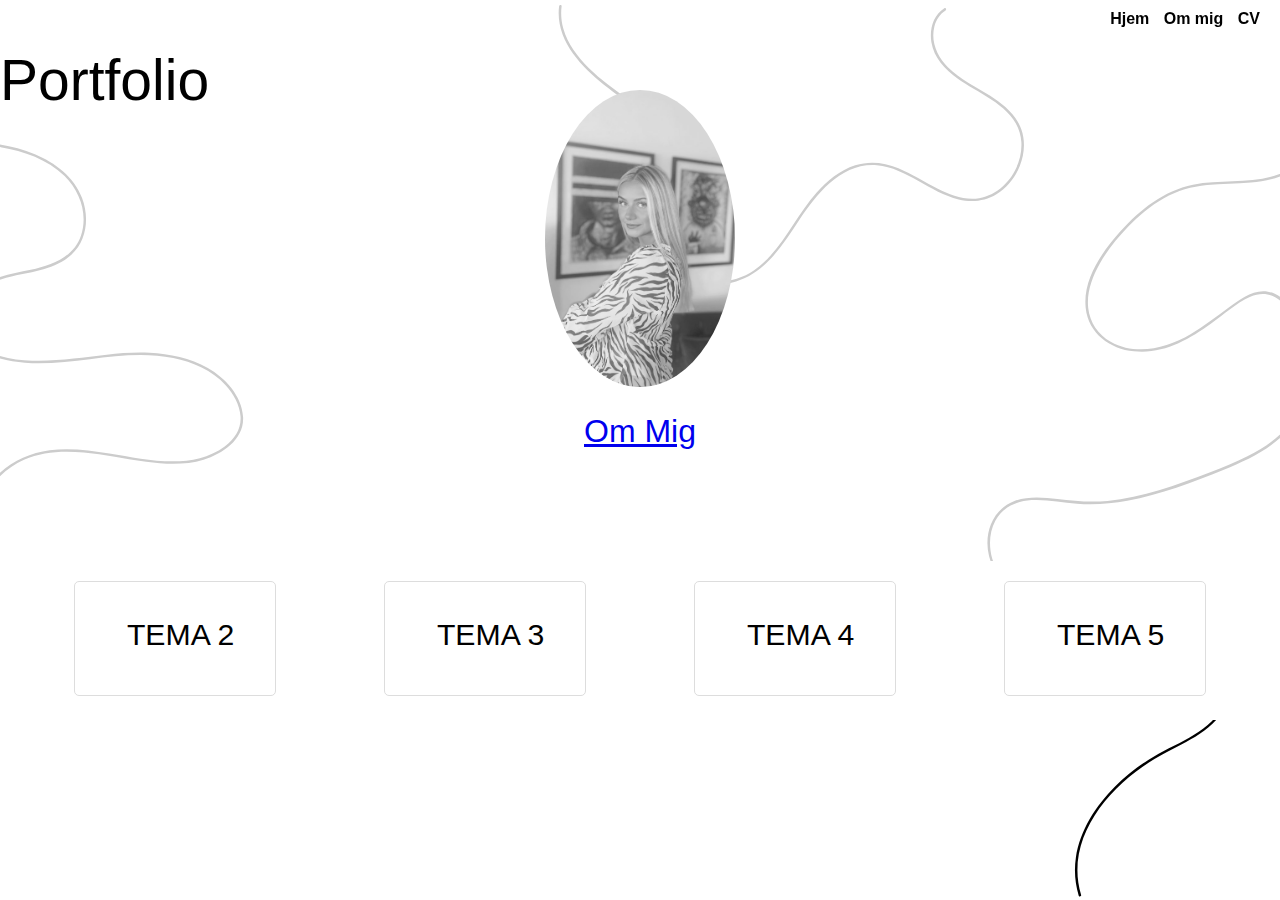
<file: index.html>
<!DOCTYPE html>
<html lang="da">
<head>
    <meta charset="UTF-8">
    <meta name="viewport" content="width=device-width, initial-scale=1.0">
    <link rel="stylesheet" href="style.css">
    <title>Min Portfolio</title>
</head>
<body>

    <!-- Navigation Menu -->
    <nav class="top-nav">
        <a href="index.html">Hjem</a>
        <a href="ommig.html">Om mig</a>
        <a href="cv.html">CV</a>
    </nav>

    <!-- Container for about me section -->
    <div class="about-container">

        <h2 class="index-html">Portfolio</h2>
        
        <!-- Header with the picture of me and the text about me -->
        <header>
            <img src="img/cvpic.jpg" alt="A picture of me">
            <div class="about-me">
                <h1><a href="ommig.html">Om Mig</a></h1>

            </div>
        </header>
    </div>

    <!-- Container for project images -->
    <div class="project-container">
        <div class="project-images">
            <a href="tema2.html"><img src="img/tema2.svg" alt="tema2"></a>
            <a href="tema3.html"><img src="img/tema3.svg" alt="tema3"></a>
            <a href="tema4.html"><img src="img/tema4.svg" alt="tema4"></a>
            <a href="tema5.html"><img src="img/tema5.svg" alt="tema5"></a>
        </div>
    </div>

</body>
</html>
</file>
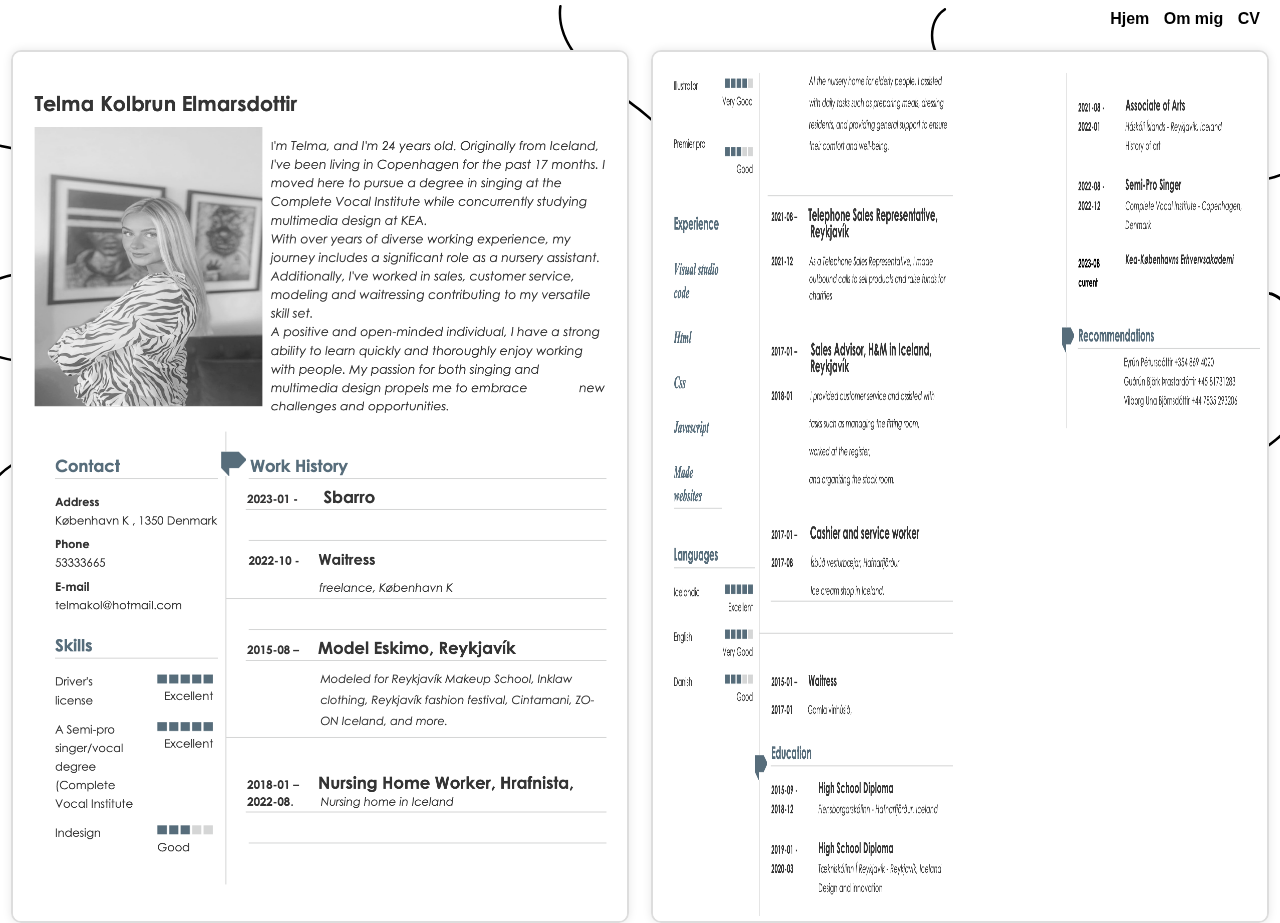
<file: cv.html>
<!DOCTYPE html>
<html lang="da">
<head>
    <meta charset="UTF-8">
    <meta name="viewport" content="width=device-width, initial-scale=1.0">
    <title>Min Portfolio</title>
    <link rel="stylesheet" href="style.css">
</head>
<body>

    <!-- Navigation Menu -->
    <nav class="top-nav">
        <a href="index.html">Hjem</a>
        <a href="ommig.html">Om mig</a>
        <a href="#about">CV</a>
    </nav>

    <!-- Cv img Section -->
    <div class="image-container">
        <img src="img/cv11.png" alt="Image 1">
        <img src="img/cv2.png" alt="Image 2">
    </div>
</body>
</html>
</file>
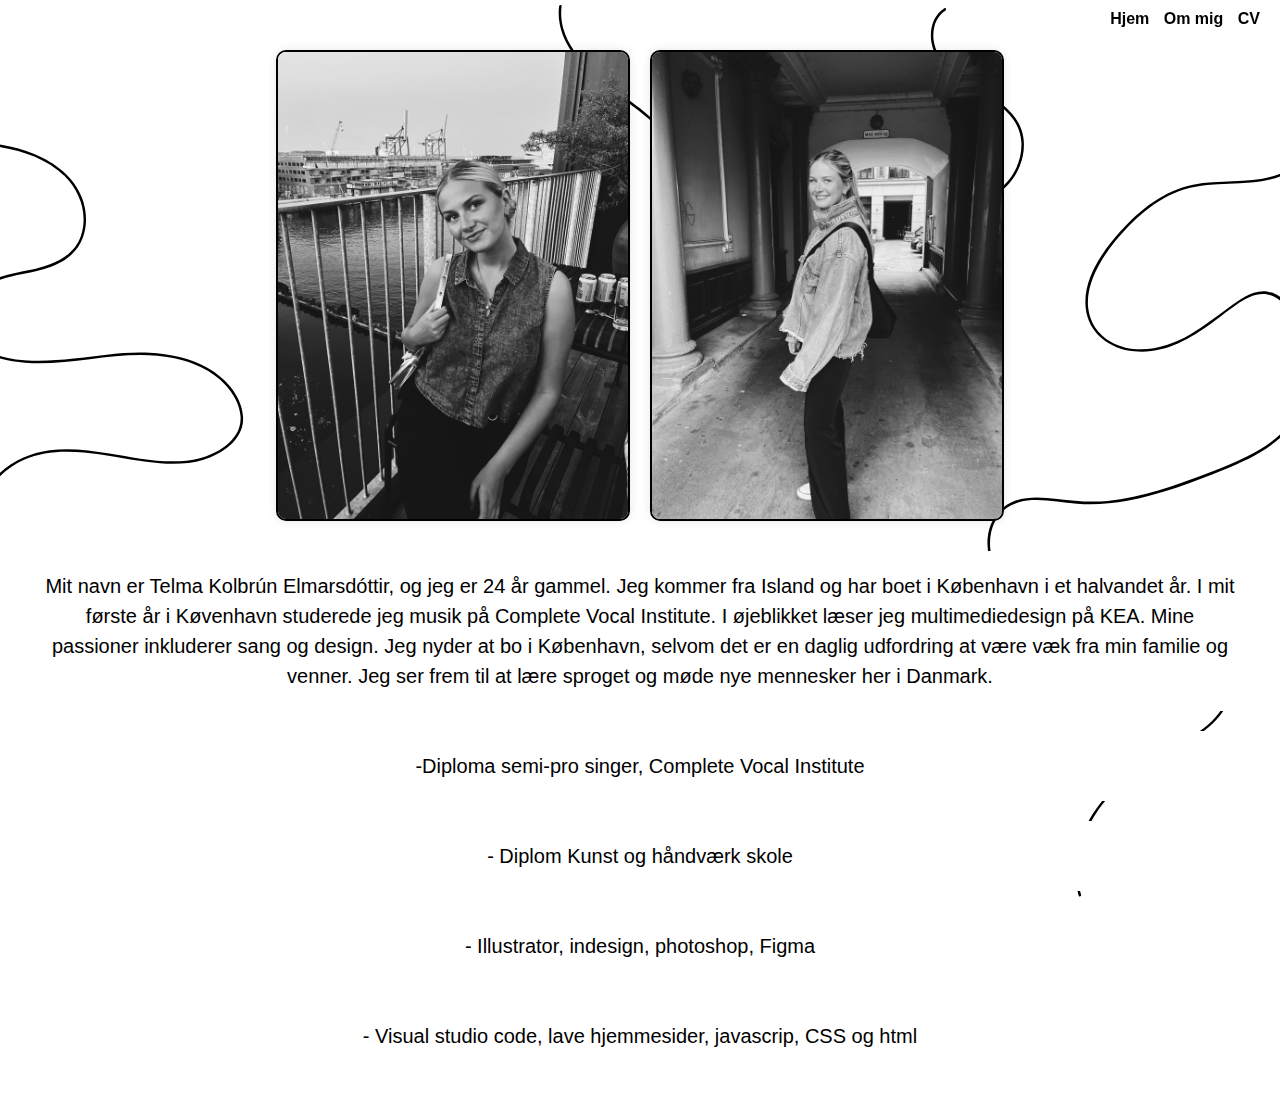
<file: ommig.html>
<!DOCTYPE html>
<html lang="da">
<head>
    <meta charset="UTF-8">
    <meta name="viewport" content="width=device-width, initial-scale=1.0">
    <title>Om mig</title>
    <link rel="stylesheet" href="style.css">
</head>
<body>
    <nav class="top-nav">
        <a href="index.html">Hjem</a>
        <a href="ommig.html">Om mig</a>
        <a href="cv.html">CV</a>
    </nav>

    <div class="tema3-content">
        <div class="tema3-img">
          <img src="img/jeg.jpg" alt="Photo 1">
          <img src="img/jeg2.jpg" alt="Photo 2">
        </div>
        <p>
            Mit navn er Telma Kolbrún Elmarsdóttir, og jeg er 24 år gammel. Jeg kommer fra Island og har boet i København i et halvandet år. I mit første år i Køvenhavn studerede jeg musik på Complete Vocal Institute. I øjeblikket læser jeg multimediedesign på KEA. Mine passioner inkluderer sang og design. Jeg nyder at bo i København, selvom det er en daglig udfordring at være væk fra min familie og venner. Jeg ser frem til at lære sproget og møde nye mennesker her i Danmark.</p>
            <p>
                -Diploma semi-pro singer, Complete Vocal Institute
            </p>
            <p>
                - Diplom Kunst og håndværk skole 
            </p>
            <p>
                - Illustrator, indesign, photoshop, Figma
            </p>
            <p>
                - Visual studio code, lave hjemmesider, javascrip, CSS og html
            </p>
    </div>
    
</body>
</html>
</file>
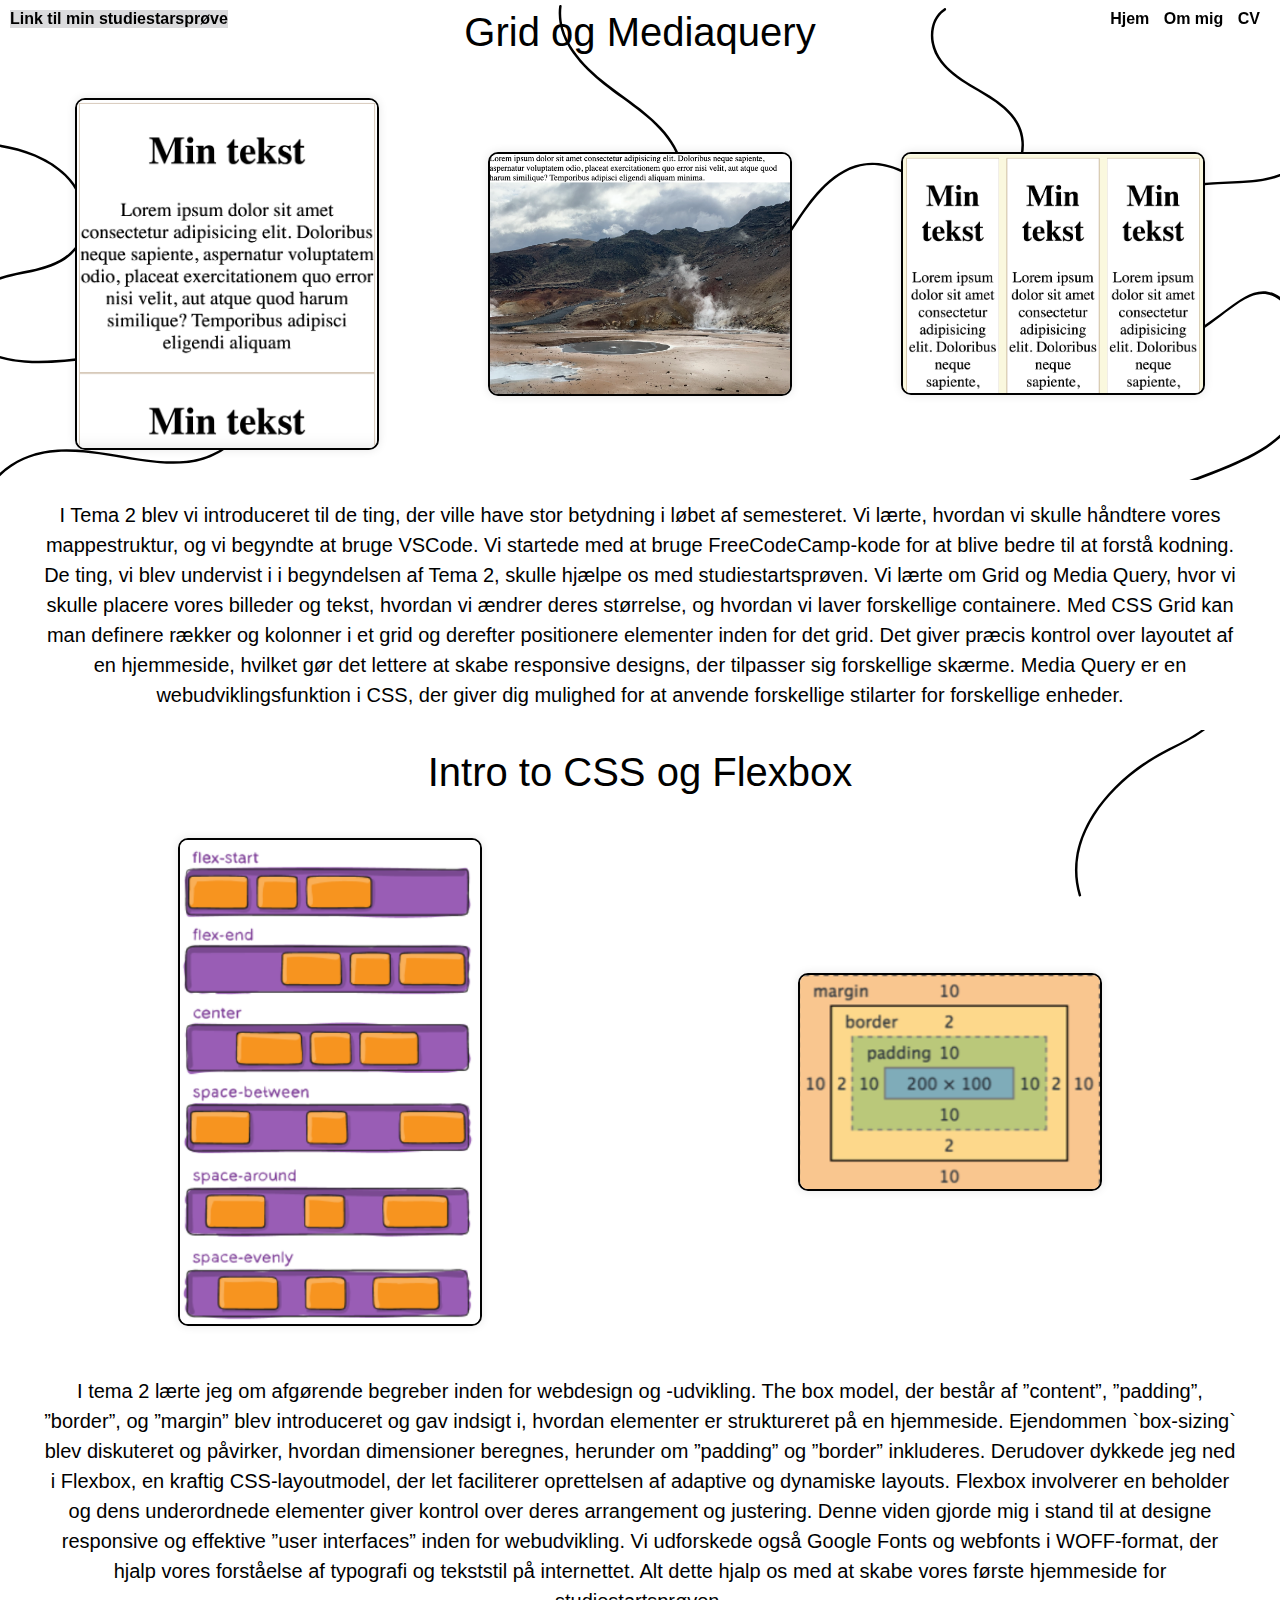
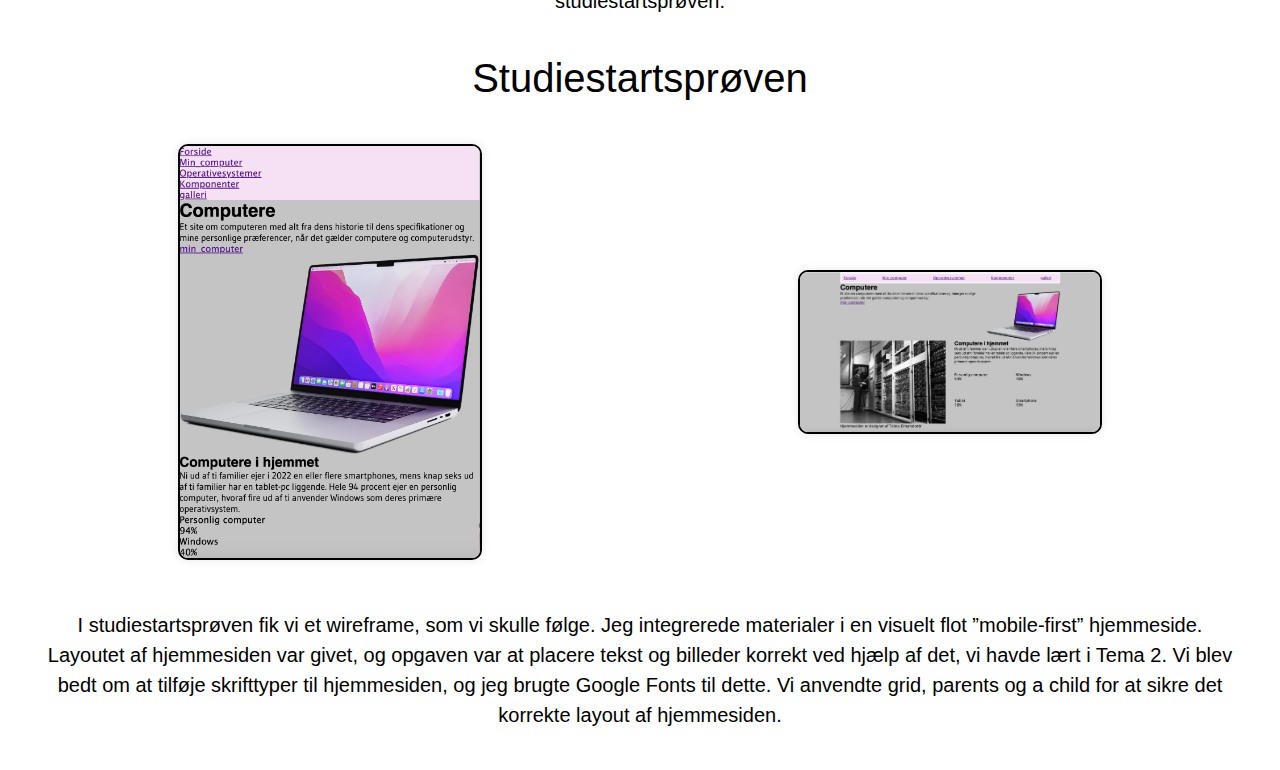
<file: tema2.html>
<!DOCTYPE html>
<html lang="da">
<head>
    <meta charset="UTF-8">
    <meta name="viewport" content="width=device-width, initial-scale=1.0">
    <title>Tema 2</title>
    <link rel="stylesheet" href="style.css">
</head>
<body>
    <a href="https://telmak.dk/kea/02_web/01_website/website/index.html" class="website-links"> Link til min studiestarsprøve</a>

     <!-- Navigation Menu -->
 <nav class="top-nav">
    <a href="index.html">Hjem</a>
    <a href="ommig.html">Om mig</a>
    <a href="cv.html">CV</a>
</nav>

      <!-- tema2-content -->
    <div class="tema2-content">
    <h2>Grid og Mediaquery</h2>
    <div class="tema2-img">
        <img src="2img/grid3.png" alt="grid1">
        <img src="2img/grid2.png" alt="grid2">
        <img src="2img/grid4.png" alt="grid3">
    </div>
    <p>I Tema 2 blev vi introduceret til de ting, der ville have stor betydning i løbet af semesteret. Vi lærte, hvordan vi skulle håndtere vores mappestruktur, og vi begyndte at bruge VSCode. Vi startede med at bruge FreeCodeCamp-kode for at blive bedre til at forstå kodning. De ting, vi blev undervist i i begyndelsen af Tema 2, skulle hjælpe os med studiestartsprøven. Vi lærte om Grid og Media Query, hvor vi skulle placere vores billeder og tekst, hvordan vi ændrer deres størrelse, og hvordan vi laver forskellige containere. Med CSS Grid kan man definere rækker og kolonner i et grid og derefter positionere elementer inden for det grid. Det giver præcis kontrol over layoutet af en hjemmeside, hvilket gør det lettere at skabe responsive designs, der tilpasser sig forskellige skærme. Media Query er en webudviklingsfunktion i CSS, der giver dig mulighed for at anvende forskellige stilarter for forskellige enheder.
</p>
</div>

<div class="tema2-content">
    <h2>Intro to CSS og Flexbox</h2>
    <div class="tema2-img">
        <img src="2img/flex.png" alt="flexbox">
        <img src="2img/border.png" alt="border">
    </div>
    <p>I tema 2 lærte jeg om afgørende begreber inden for webdesign og -udvikling. The box model, der består af ”content”, ”padding”, ”border”, og ”margin” blev introduceret og gav indsigt i, hvordan elementer er struktureret på en hjemmeside. Ejendommen `box-sizing` blev diskuteret og påvirker, hvordan dimensioner beregnes, herunder om ”padding” og ”border” inkluderes. Derudover dykkede jeg ned i Flexbox, en kraftig CSS-layoutmodel, der let faciliterer oprettelsen af adaptive og dynamiske layouts. Flexbox involverer en beholder og dens underordnede elementer giver kontrol over deres arrangement og justering. Denne viden gjorde mig i stand til at designe responsive og effektive ”user interfaces” inden for webudvikling. Vi udforskede også Google Fonts og webfonts i WOFF-format, der hjalp vores forståelse af typografi og tekststil på internettet. Alt dette hjalp os med at skabe vores første hjemmeside for studiestartsprøven.
</p>
</div>
<div class="tema2-content2">
    <h2>Studiestartsprøven</h2>
    <div class="tema2-img2">
        <img src="2img/prof1.png" alt="prøven">
        <img src="2img/prof.png" alt="prøven">
    </div>
    <p>I studiestartsprøven fik vi et wireframe, som vi skulle følge. Jeg integrerede materialer i en visuelt flot ”mobile-first” hjemmeside. Layoutet af hjemmesiden var givet, og opgaven var at placere tekst og billeder korrekt ved hjælp af det, vi havde lært i Tema 2. Vi blev bedt om at tilføje skrifttyper til hjemmesiden, og jeg brugte Google Fonts til dette. Vi anvendte grid, parents og a child for at sikre det korrekte layout af hjemmesiden.
</p>
</div>
</body>
</html>
</file>
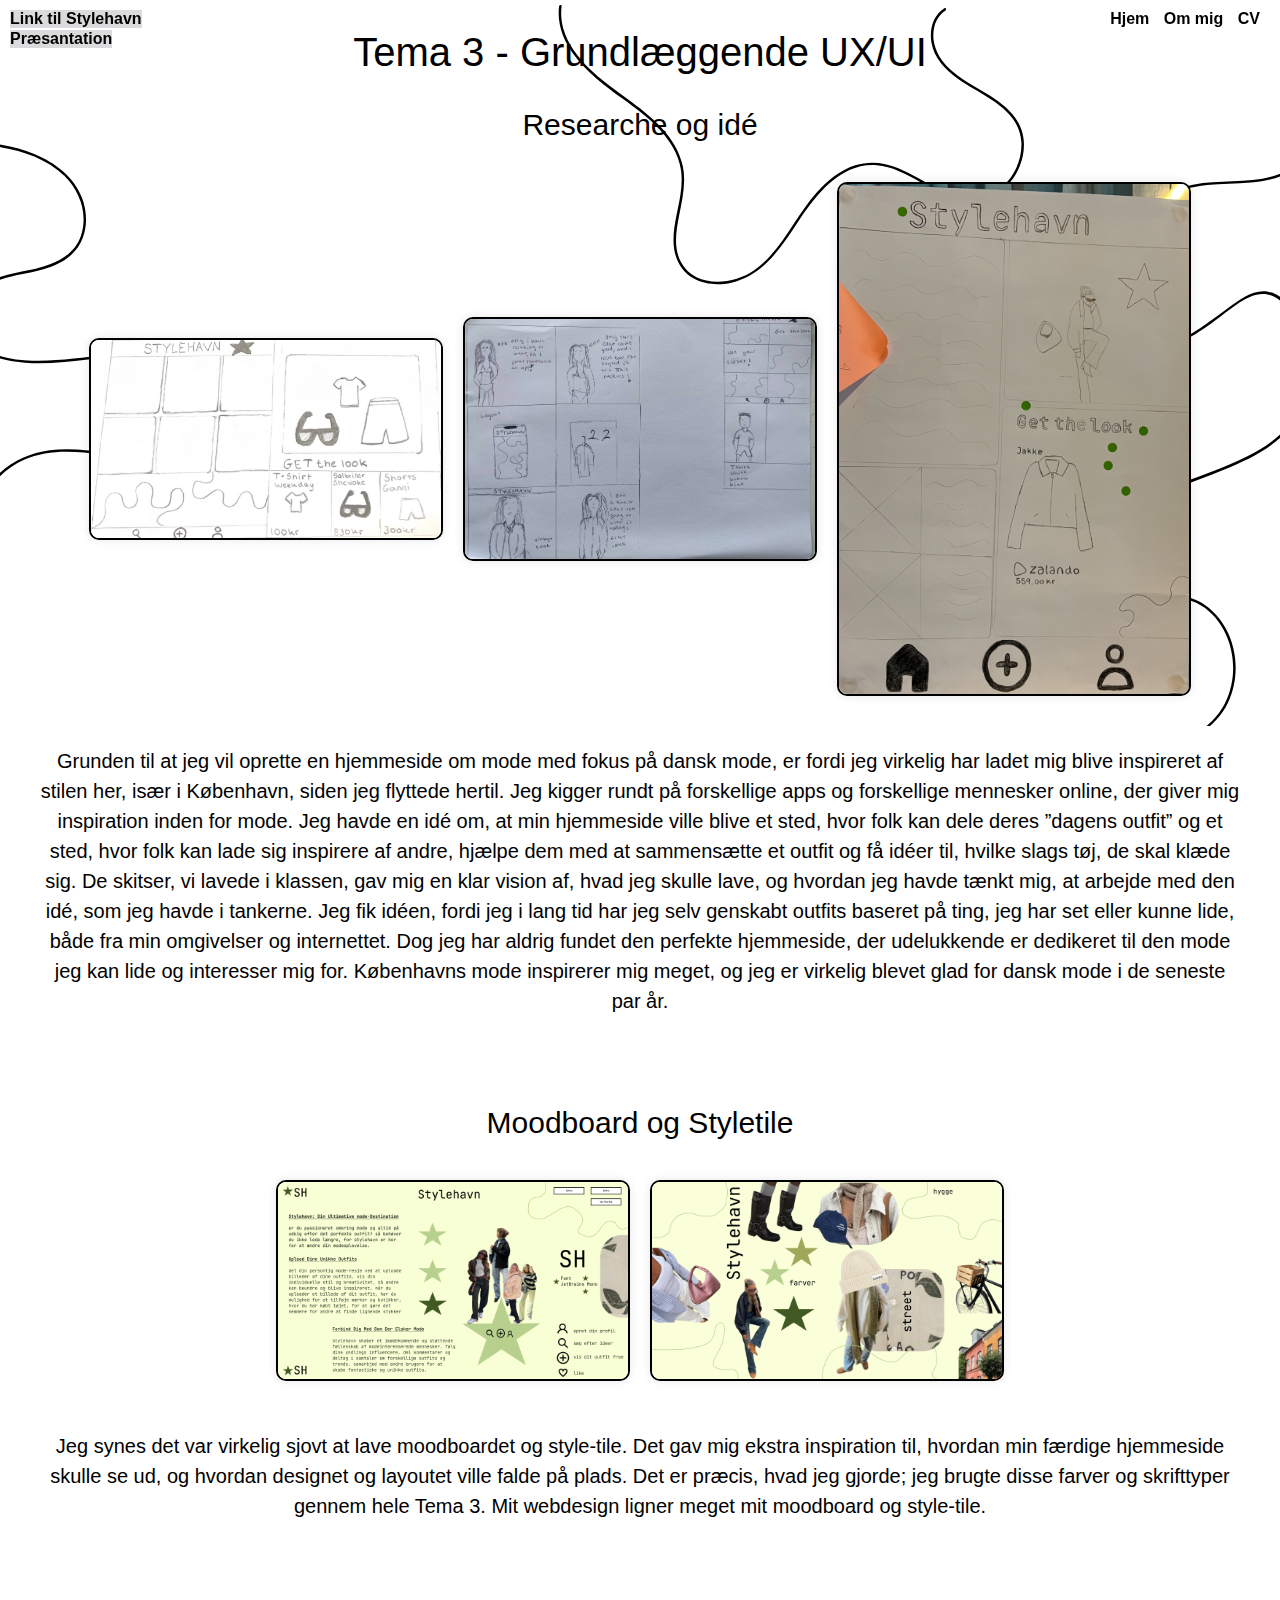
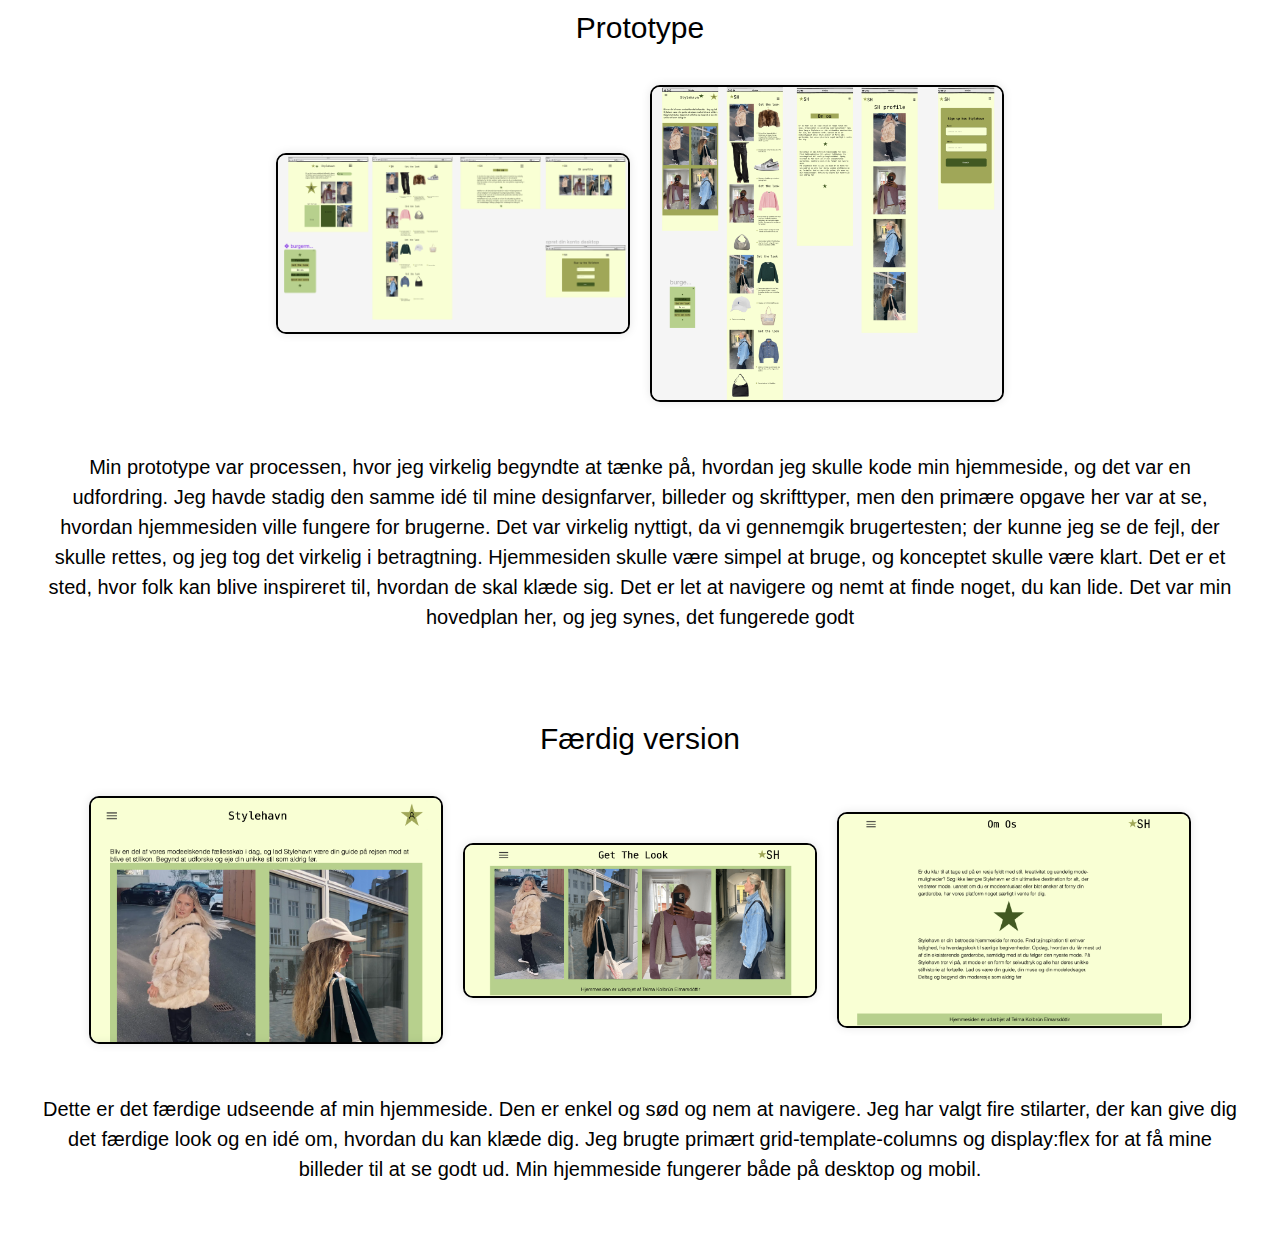
<file: tema3.html>
<!DOCTYPE html>
<html lang="da">
<head>
    <meta charset="UTF-8">
    <meta name="viewport" content="width=device-width, initial-scale=1.0">
    <title>Tema 3</title>
    <link rel="stylesheet" href="style.css">
</head>
<body>
     <!-- Navigation Menu -->
 <nav class="top-nav">
    <a href="index.html">Hjem</a>
    <a href="ommig.html">Om mig</a>
    <a href="cv.html">CV</a>
</nav>
<a href="https://telmak.dk/kea/0_3ux/01_kodet_site/index.html" class="website-links"> Link til Stylehavn</a>
<a href="https://drive.google.com/file/d/1u9m2vVhxodpHSpYORm7zEKwxmRia-ql0/view?usp=drive_link" class="videosite">Præsantation</a>

<div class="tema3-content">

    <h2>Tema 3 - Grundlæggende UX/UI</h2>
    <h3>Researche og idé</h3>
    <div class="tema3-img">
        <img src="3img/sketch1.jpg" alt="sketch1">
        <img src="3img/crazy8.jpg" alt="crazy8">
        <img src="3img/solution.png" alt="solution">
    </div>
    <p>
        Grunden til at jeg vil oprette en hjemmeside om mode med fokus på dansk mode, er fordi jeg virkelig har ladet mig blive inspireret af stilen her, især i København, siden jeg flyttede hertil. Jeg kigger rundt på forskellige apps og forskellige mennesker online, der giver mig inspiration inden for mode. Jeg havde en idé om, at min hjemmeside ville blive et sted, hvor folk kan dele deres ”dagens outfit” og et sted, hvor folk kan lade sig inspirere af andre, hjælpe dem med at sammensætte et outfit og få idéer til, hvilke slags tøj, de skal klæde sig. De skitser, vi lavede i klassen, gav mig en klar vision af, hvad jeg skulle lave, og hvordan jeg havde tænkt mig, at arbejde med den idé, som jeg havde i tankerne. Jeg fik idéen, fordi jeg i lang tid har jeg selv genskabt outfits baseret på ting, jeg har set eller kunne lide, både fra min omgivelser og internettet. Dog jeg har aldrig fundet den perfekte hjemmeside, der udelukkende er dedikeret til den mode jeg kan lide og interesser mig for. Københavns mode inspirerer mig meget, og jeg er virkelig blevet glad for dansk mode i de seneste par år.
    </p>
</div>

<div class="tema3-content">
    <h3>Moodboard og Styletile</h3>
    <div class="tema3-img">
        <img src="3img/styletile.png" alt="styletile">
        <img src="3img/Untitled.png" alt="mooadboard">

    </div>
    <p>
        Jeg synes det var virkelig sjovt  at lave moodboardet og style-tile. Det gav mig ekstra inspiration til, hvordan min færdige hjemmeside skulle se ud, og hvordan designet og layoutet ville falde på plads. Det er præcis, hvad jeg gjorde; jeg brugte disse farver og skrifttyper gennem hele Tema 3. Mit webdesign ligner meget mit moodboard og style-tile.
    </p>
</div>
<div class="tema3-content">
    <h3>Prototype</h3>
    <div class="tema3-img">
        <img src="3img/desktop.png" alt="desktopversion">
        <img src="3img/mobil.png" alt="mobilversion">
    
    </div>
    <p>
        Min prototype var processen, hvor jeg virkelig begyndte at tænke på, hvordan jeg skulle kode min hjemmeside, og det var en udfordring. Jeg havde stadig den samme idé til mine designfarver, billeder og skrifttyper, men den primære opgave her var at se, hvordan hjemmesiden ville fungere for brugerne. Det var virkelig nyttigt, da vi gennemgik brugertesten; der kunne jeg se de fejl, der skulle rettes, og jeg tog det virkelig i betragtning. Hjemmesiden skulle være simpel at bruge, og konceptet skulle være klart. Det er et sted, hvor folk kan blive inspireret til, hvordan de skal klæde sig. Det er let at navigere og nemt at finde noget, du kan lide. Det var min hovedplan her, og jeg synes, det fungerede godt
    </p>
</div>

<div class="tema3-content">
    <h3>Færdig version</h3>
    <div class="tema3-img">
        <img src="3img/hjemmeside.png" alt="forside">
        <img src="3img/getthelook.png" alt="getthelook">
        <img src="3img/om.png" alt="omos">
    
    </div>
    <p>
        Dette er det færdige udseende af min hjemmeside. Den er enkel og sød og nem at navigere. Jeg har valgt fire stilarter, der kan give dig det færdige look og en idé om, hvordan du kan klæde dig. Jeg brugte primært grid-template-columns og display:flex for at få mine billeder til at se godt ud. Min hjemmeside fungerer både på desktop og mobil. 
    </p>
</div>
</body>
</html>
</file>
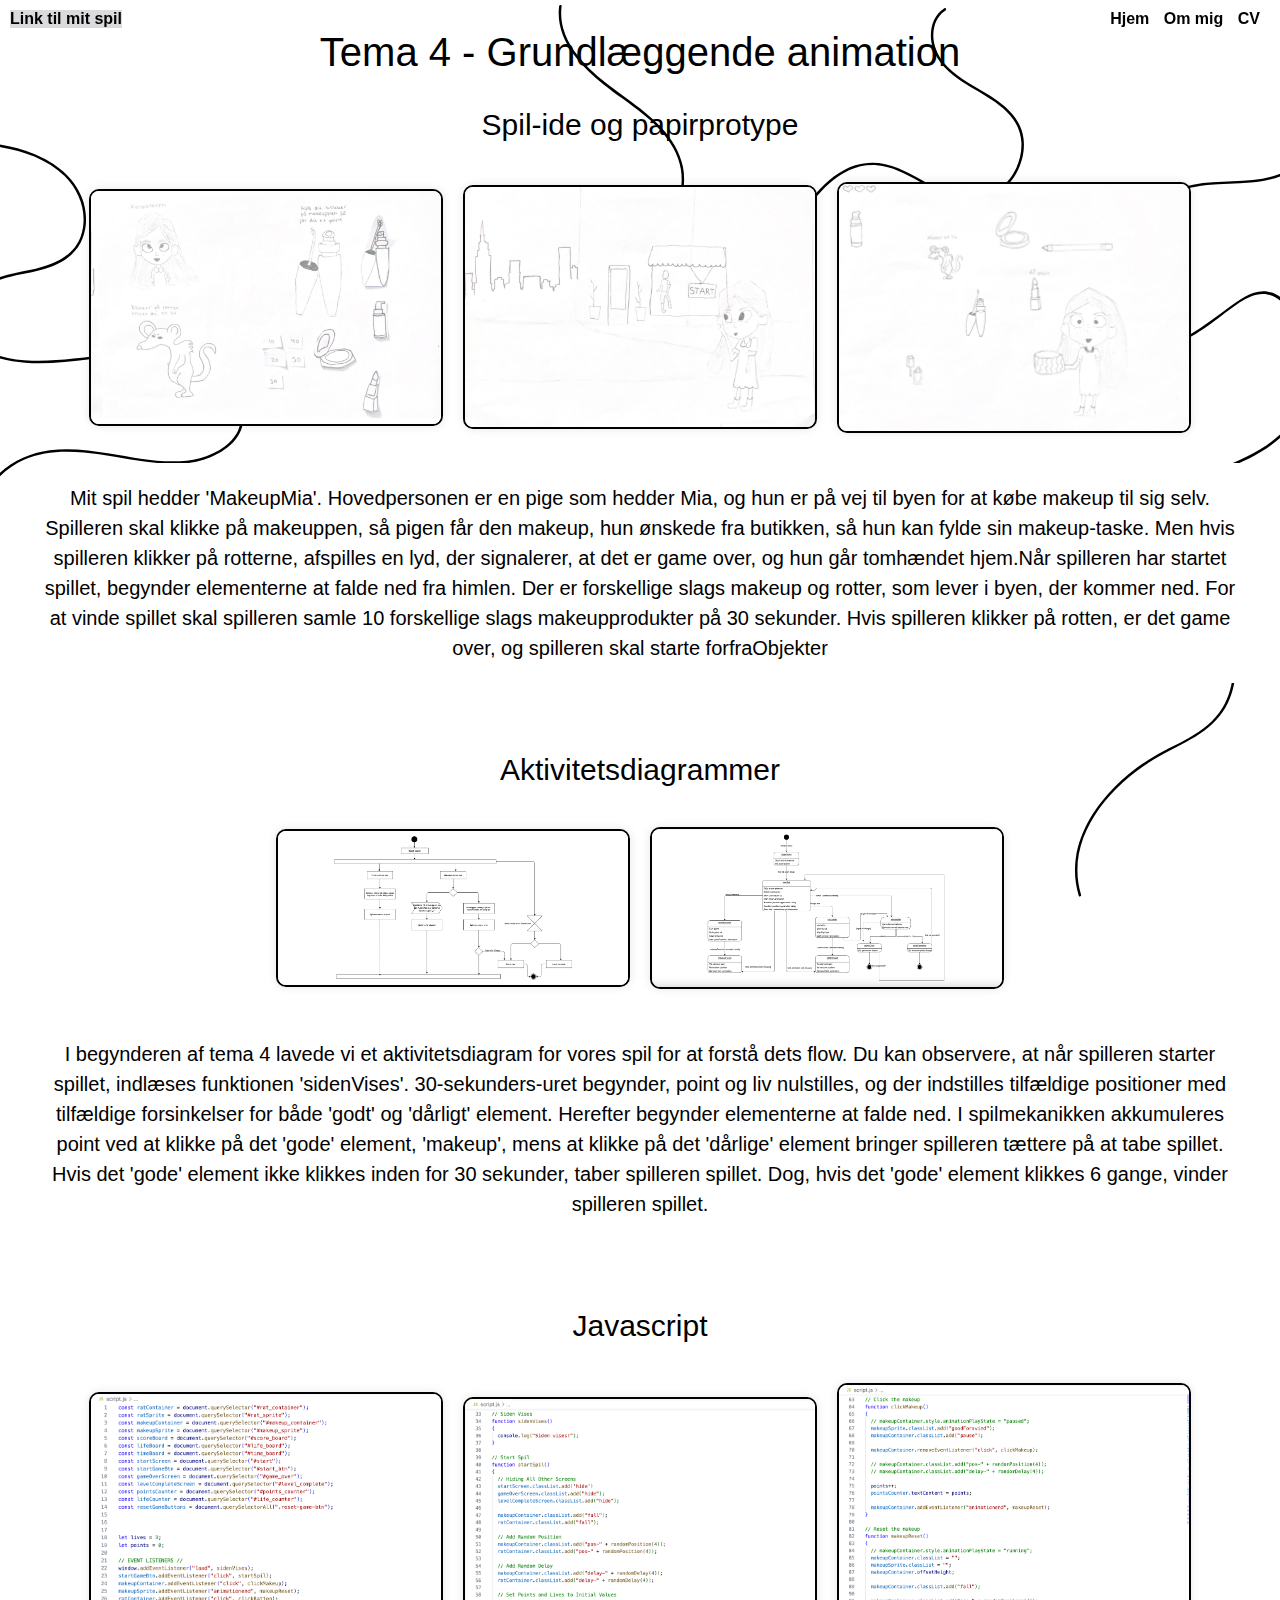
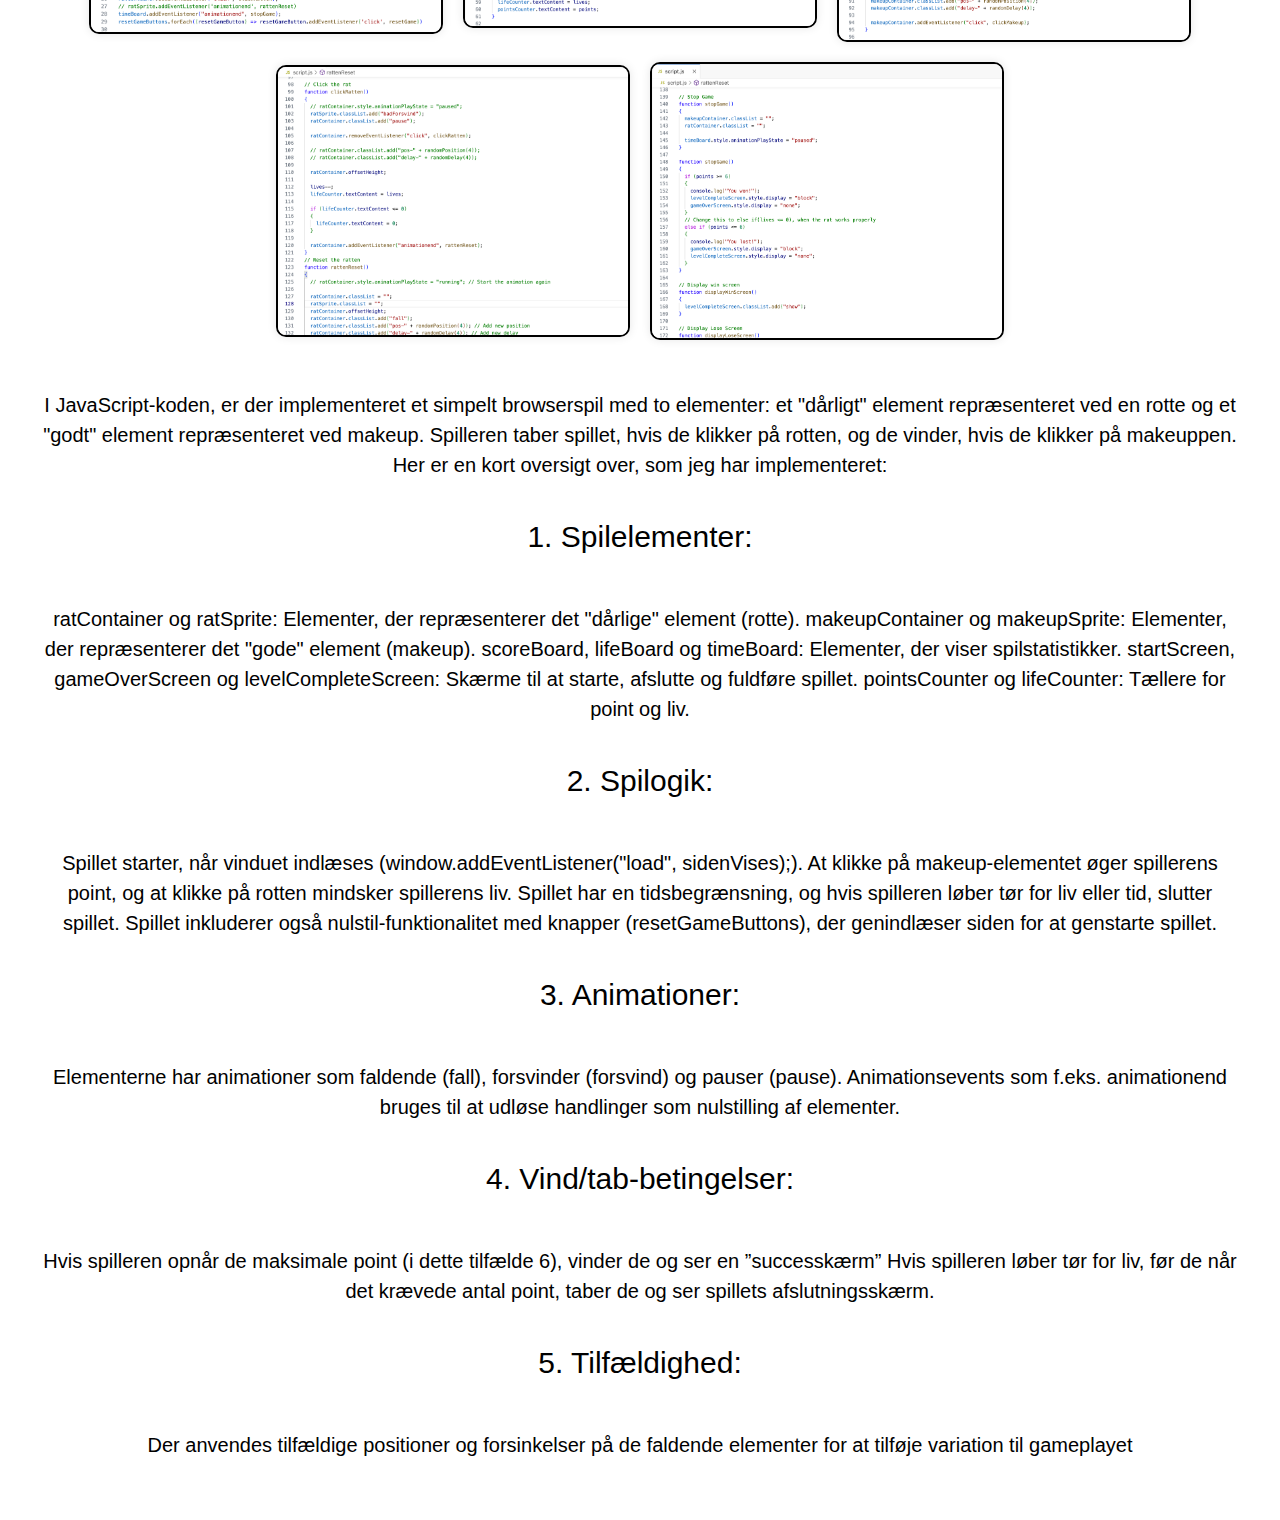
<file: tema4.html>
<!DOCTYPE html>
<html lang="da">
<head>
    <meta charset="UTF-8">
    <meta name="viewport" content="width=device-width, initial-scale=1.0">
    <title>Tema 4</title>
    <link rel="stylesheet" href="style.css">
</head>
<body>
    <a href="https://telmak.dk/kea/04_animation/website/index.html" class="website-links"> Link til mit spil</a>
    <!-- Navigation Menu -->
 <nav class="top-nav">
    <a href="index.html">Hjem</a>
    <a href="ommig.html">Om mig</a>
    <a href="cv.html">CV</a>
</nav>

<div class="tema3-content">
    <h2>Tema 4 - Grundlæggende animation</h2>
    <h3>Spil-ide og papirprotype</h3>
    <div class="tema3-img">
        <img src="4img/idee.png" alt="sketch1">
        <img src="4img/ide2.png" alt="crazy8">
        <img src="4img/ide3.png" alt="solution">
    </div>
    <p>
        Mit spil hedder 'MakeupMia'. Hovedpersonen er en pige som hedder Mia, og hun er på vej til byen for at købe makeup til sig selv. Spilleren skal klikke på makeuppen, så pigen får den makeup, hun ønskede fra butikken, så hun kan fylde sin makeup-taske. Men hvis spilleren klikker på rotterne, afspilles en lyd, der signalerer, at det er game over, og hun går tomhændet hjem.Når spilleren har startet spillet, begynder elementerne at falde ned fra himlen. Der er forskellige slags makeup og rotter, som lever i byen, der kommer ned. For at vinde spillet skal spilleren samle 10 forskellige slags makeupprodukter på 30 sekunder. Hvis spilleren klikker på rotten, er det game over, og spilleren skal starte forfraObjekter

    </p>
</div>

<div class="tema3-content">
    <h3>Aktivitetsdiagrammer</h3>
    <div class="tema3-img">
        <img src="4img/f.png" alt="sketch1">
        <img src="4img/two.png" alt="crazy8">
    </div>
    <p>I begynderen af tema 4 lavede vi et aktivitetsdiagram for vores spil for at forstå dets flow. Du kan observere, at når spilleren starter spillet, indlæses funktionen 'sidenVises'. 30-sekunders-uret begynder, point og liv nulstilles, og der indstilles tilfældige positioner med tilfældige forsinkelser for både 'godt' og 'dårligt' element. Herefter begynder elementerne at falde ned.

        I spilmekanikken akkumuleres point ved at klikke på det 'gode' element, 'makeup', mens at klikke på det 'dårlige' element bringer spilleren tættere på at tabe spillet. Hvis det 'gode' element ikke klikkes inden for 30 sekunder, taber spilleren spillet. Dog, hvis det 'gode' element klikkes 6 gange, vinder spilleren spillet.
    </p>
</div>

<div class="tema3-content">
    <h3>Javascript</h3>
    <div class="tema3-img">
        <img src="4img/java1.png" alt="Javascript">
        <img src="4img/java2.png" alt="Javascript">
        <img src="4img/java3.png" alt="Javascript">
        <img src="4img/java4.png" alt="Javascript">
        <img src="4img/java5.png" alt="Javascript">
    </div>
    <p>
        I JavaScript-koden, er der implementeret et simpelt browserspil med to elementer: et "dårligt" element repræsenteret ved en rotte og et "godt" element repræsenteret ved makeup. Spilleren taber spillet, hvis de klikker på rotten, og de vinder, hvis de klikker på makeuppen. Her er en kort oversigt over, som jeg har implementeret:
    </p>
    <h3> 1.	Spilelementer:</h3>
    <p>
	ratContainer og ratSprite: Elementer, der repræsenterer det "dårlige" element (rotte).	
    makeupContainer og makeupSprite: Elementer, der repræsenterer det "gode" element (makeup).
	scoreBoard, lifeBoard og timeBoard: Elementer, der viser spilstatistikker.
	startScreen, gameOverScreen og levelCompleteScreen: Skærme til at starte, afslutte og fuldføre spillet.
	pointsCounter og lifeCounter: Tællere for point og liv.
    </p>
    <h3>2. Spilogik:</h3>
    <p>
    	Spillet starter, når vinduet indlæses (window.addEventListener("load", sidenVises);).
	At klikke på makeup-elementet øger spillerens point, og at klikke på rotten mindsker spillerens liv.
	Spillet har en tidsbegrænsning, og hvis spilleren løber tør for liv eller tid, slutter spillet.
	Spillet inkluderer også nulstil-funktionalitet med knapper (resetGameButtons), der genindlæser siden for at genstarte spillet.
    </p>
    <h3>3.	Animationer:</h3>
    <p>
    	Elementerne har animationer som faldende (fall), forsvinder (forsvind) og pauser (pause).
	Animationsevents som f.eks. animationend bruges til at udløse handlinger som nulstilling af elementer.
    </p>
    <h3>4.	Vind/tab-betingelser:</h3>
    <p>	Hvis spilleren opnår de maksimale point (i dette tilfælde 6), vinder de og ser en ”successkærm”
        Hvis spilleren løber tør for liv, før de når det krævede antal point, taber de og ser spillets afslutningsskærm.
    </p>
    <h3>5.	Tilfældighed:</h3>
    <p>Der anvendes tilfældige positioner og forsinkelser på de faldende elementer for at tilføje variation til gameplayet</p>
</div>
</body>
</html>
</file>
<file: style.css>
body{
font-family:'Lucida Sans', 'Lucida Sans Regular', 'Lucida Grande', 'Lucida Sans Unicode', Geneva, Verdana, sans-serif;
margin: 0;
padding: 0;
background: url(img/background.svg)no-repeat center center fixed; 
background-size: cover;
box-sizing: border-box;
}

/*index*/
body h1,h2, h3, p{
    font-family:'Gill Sans', 'Gill Sans MT', Calibri, 'Trebuchet MS', sans-serif;
    font-weight: lighter;
}

.index-html {
    color: black;
    font-size: 57px;
    position: absolute;
    top: 0%; 
    left: 0%; 
}


.top-nav {
    position: fixed;
    top: 0;
    right: 0;
    padding: 10px;
    background-color: transparent; 
    position: fixed;
}

.top-nav a {
    text-decoration: none;
    color: black;
    margin-right: 10px;
    font-weight: bold;
    font-size: 16px; 
}

.website-links {
    position: fixed;
    top: 10px;
    left: 10px;
    text-decoration: none;
    color: rgb(0, 0, 0);
    font-weight: bold;
    font-size: 16px;
    background-color:rgba(49, 49, 64, 0.178);
    position: fixed;
    

}
.videosite{
    position: fixed;
    top: 30px;
    left: 10px;
    text-decoration: none;
    color: rgb(0, 0, 0);
    font-weight: bold;
    font-size: 16px;
    background-color:rgba(49, 49, 64, 0.178);
    position: fixed;
}

.about-container{
    text-align: center;
    padding: 90px 20px;
    background-color:rgba(255, 255, 255, 0.8);
}
header {
    max-width: 900px;
    margin: 0 auto;
}

img{
    border-radius: 50%;
    max-width: 190px;
}

.about-me{
    max-width: 600px;
    margin: 0 auto;
}

.project-container{
    background-color: white;
}

.project-images {
    display: flex;
    justify-content: space-around;
    padding: 20px;
}

.project-images img {
    max-width: 200px;
    border: 1px solid #ddd;
    border-radius: 5px;
    cursor: pointer;
}

/*CV*/
.image-container {
    display: flex;
    justify-content: space-around;
    margin-top: 50px; 
}

.image-container img {
    max-width: 48%; 
    border: 2px solid #ddd;
    border-radius: 10px;
    box-shadow: 0 0 10px rgba(0, 0, 0, 0.1);
}
/*Tema 2*/
.tema2-content,
.tema2-content2 {
    text-align: center;
    padding: 0 20px;
}

.tema2-content h2,
.tema2-content2 h2 {
    font-size: 40px;
    margin-top: 10px;
    text-align: center;
}
.tema2-content .tema2-img,
.tema2-content2 .tema2-img2 {
    display: flex;
    justify-content: space-around;
    align-items: center;
    flex-wrap: wrap;
    margin-top: 30px;
}

.tema2-content .tema2-img img,
.tema2-content2 .tema2-img2 img {
    max-width: 100%;
    width: 300px;
    border: 2px solid #000000;
    border-radius: 10px;
    box-shadow: 0 0 10px rgba(0, 0, 0, 0.1);
    margin: 10px;
}

.tema2-content p,
.tema2-content2 p {
    text-align: center;
    margin-top: 20px;
    font-size: 20px;
    line-height: 1.5;
    background-color: white;
    padding: 20px;
}
/*TEMA3*/
.tema3-content {
    text-align: center;
    padding: 20px;
}

.tema3-content h2 {
    font-size: 40px;
    margin-top: 10px;
}

.tema3-content h3 {
    font-size: 30px;
    margin-top: 10px;
}

.tema3-content .tema3-img {
    display: flex;
    justify-content: center;
    align-items: center;
    flex-wrap: wrap;
    margin-top: 20px;
}

.tema3-content .tema3-img img {
    max-width: 350px;
    border: 2px solid #000000;
    border-radius: 10px;
    box-shadow: 0 0 10px rgba(0, 0, 0, 0.1);
    margin: 10px; 
}

.tema3-content p {
    margin-top: 20px;
    font-size: 20px;
    line-height: 1.5;
    background-color: white;
    padding: 20px;
}


/*TEMA5*/
.tema5-content,
.tema5-content2,
.tema5-content3 {
    text-align: center;
    margin-top: 0;
    padding: 0 50px;
}

.tema5-content h2,
.tema5-content2 h2,
.tema5-content3 h2 {
    font-size: 40px;
    margin-top: 10px;
}

.tema5-content .custom-image-container,
.tema5-content2 .custom-image-container2,
.tema5-content3 .custom-image-container3 {
    display: flex;
    justify-content: space-around;
    margin-top: 90px; 
}

.tema5-content .custom-image-container img,
.tema5-content2 .custom-image-container2 img,
.tema5-content3 .custom-image-container3 img {
    max-width: 400px;
    border: 2px solid #000000;
    border-radius: 10px;
    box-shadow: 0 0 10px rgba(0, 0, 0, 0.1);
}

.tema5-content p,
.tema5-content2 p,
.tema5-content3 p {
    text-align: center;
    margin-top: 100px;
    font-size: 20px;
    line-height: 1.5;
    background-color: white;
    align-items: flex-start;
}

.tema5-content2 {
    margin-top: 120px;
    margin-bottom: 10px;
}

.tema5-content2 .custom-image-container2 {
    margin-top: 30px;
}

.tema5-content2 .custom-image-container2 img {
    max-width: 400px;
}

.tema5-content3 {
    margin-top: 50px;
    margin-bottom: 50px; 
}

.tema5-content3 .custom-image-container3 {
    margin-top: 30px;
}

.tema5-content3 .custom-image-container3 img {
    max-width: 400px;
}

@media (max-width: 767px){
    /*index.html*/
    body h2, body h3, body p, .top-nav a, .website-links, .videosite {
        font-size: 14px;
    }

    .top-nav {
        padding: 5px; 
    }

    .website-links {
        top: 50px;
    }

    .videosite {
        top: 70px; 
    }
    .about-container{
        padding: 30px 10px;
    }
    .project-container{
        padding: 20px;
    }
    .project-images{
        flex-direction: column;
        align-items: center;
    }
    .project-images img{
        margin-bottom: 10px;
    }
    .index-html {
        color: black;
        font-size: 57px;
        position: absolute;
        margin-top: 0%;
    }
    /*CV*/
    .image-container {
        flex-direction: column; 
        align-items: center; 
    }

    .image-container img {
        max-width: 100%; 
        margin-bottom: 20px; 
    }
    /*TEMA5*/

    .tema5-content,
    .tema5-content2,
    .tema5-content3 {
        padding: 0 20px;
    }

    .tema5-content h2,
    .tema5-content2 h2,
    .tema5-content3 h2 {
        font-size: 24px;
    }

    .tema5-content .custom-image-container,
    .tema5-content2 .custom-image-container2,
    .tema5-content3 .custom-image-container3 {
        flex-direction: column;
        align-items: center;
        margin-top: 20px;
    }

    .tema5-content .custom-image-container img,
    .tema5-content2 .custom-image-container2 img,
    .tema5-content3 .custom-image-container3 img {
        max-width: 100%;
        width: 80%;
        margin: 10px 0;
    }

    .tema5-content p,
    .tema5-content2 p,
    .tema5-content3 p {
        margin-top: 20px;
        font-size: 16px;
        line-height: 1.5;
        background-color: white;
    }
    .tema2-content {
        padding: 0 20px;
    }

    .tema2-content h2 
    .tema2-content2 h2{
        font-size: 24px;
     
    }

    .tema2-content .tema2-img {
        flex-direction: column;
        align-items: center;
        margin-top: 20px;
    }

    .tema2-content .tema2-img img {
        max-width: 100%;
        width: 80%;
        margin: 10px 0;
    }

    .tema2-content p
    .tema2-content2 p{
        margin-top: 20px;
        font-size: 16px;
        line-height: 1.5;
        
       
    }

}
</file>
